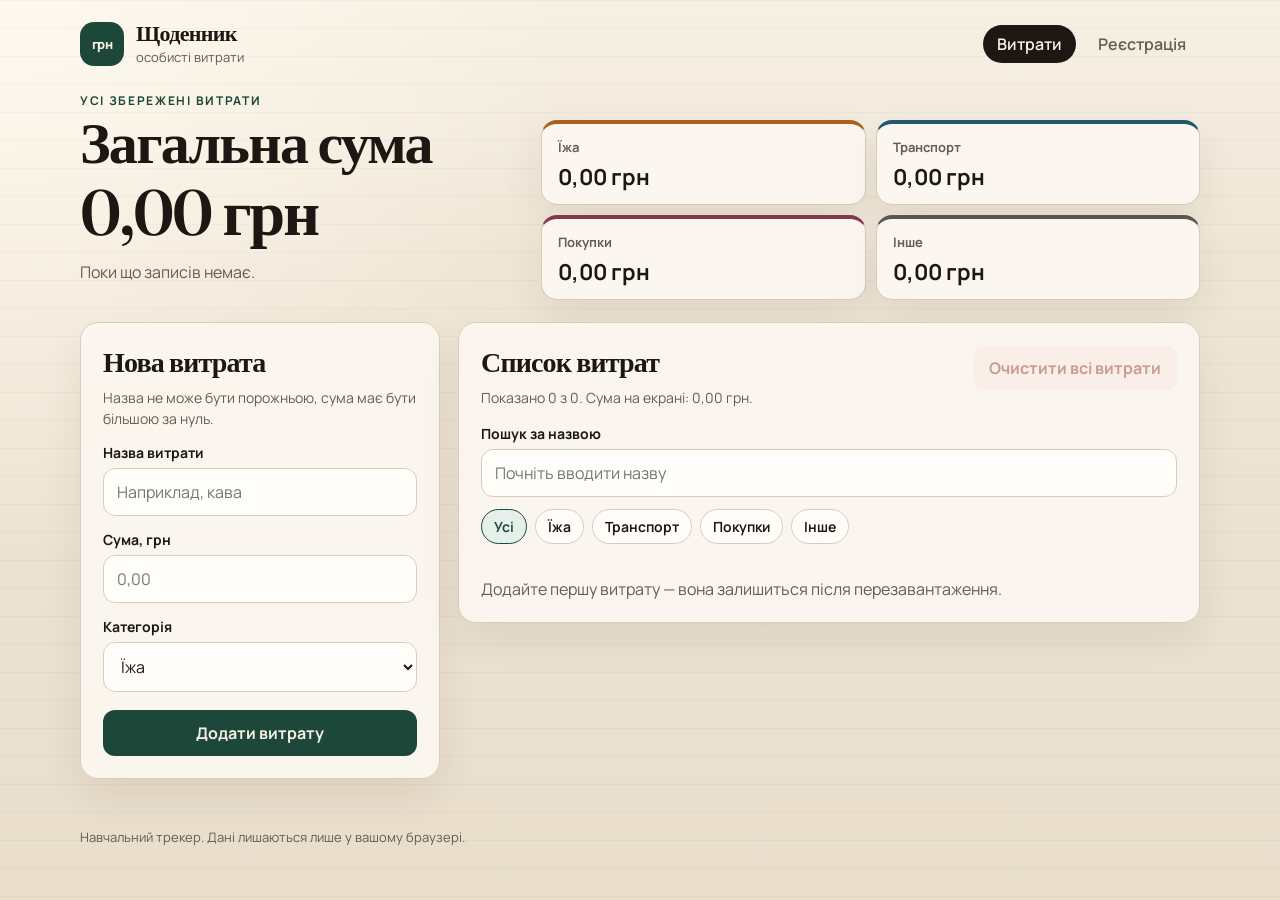
<file: index.html>
<!DOCTYPE html>
<html lang="uk">
<head>
  <meta charset="UTF-8">
  <meta name="viewport" content="width=device-width, initial-scale=1">
  <title>Щоденник витрат</title>
  <link rel="preconnect" href="https://fonts.googleapis.com">
  <link rel="preconnect" href="https://fonts.gstatic.com" crossorigin>
  <link href="https://fonts.googleapis.com/css2?family=Fraunces:opsz,wght@9..144,560;9..144,680&family=Manrope:wght@400;500;600;700&display=swap" rel="stylesheet">
  <link rel="stylesheet" href="css/styles.css">
</head>
<body>
  <header class="site-header">
    <a class="brand" href="index.html">
      <span class="brand-mark" aria-hidden="true">грн</span>
      <span>
        <span class="brand-name">Щоденник</span>
        <span class="brand-sub">особисті витрати</span>
      </span>
    </a>
    <nav class="site-nav" aria-label="Розділи">
      <a class="nav-link is-active" href="index.html" aria-current="page">Витрати</a>
      <a class="nav-link" href="register.html">Реєстрація</a>
    </nav>
  </header>

  <main class="page">
    <section class="hero" aria-labelledby="total-heading">
      <div>
        <p class="eyebrow">Усі збережені витрати</p>
        <h1 id="total-heading">Загальна сума</h1>
        <p class="total" id="grand-total">0,00 грн</p>
        <p class="lede" id="expense-count">Поки що записів немає.</p>
      </div>
      <dl class="category-sums" id="category-sums">
        <div class="sum-card" data-category="Їжа">
          <dt>Їжа</dt>
          <dd>0,00 грн</dd>
        </div>
        <div class="sum-card" data-category="Транспорт">
          <dt>Транспорт</dt>
          <dd>0,00 грн</dd>
        </div>
        <div class="sum-card" data-category="Покупки">
          <dt>Покупки</dt>
          <dd>0,00 грн</dd>
        </div>
        <div class="sum-card" data-category="Інше">
          <dt>Інше</dt>
          <dd>0,00 грн</dd>
        </div>
      </dl>
    </section>

    <div class="workspace">
      <section class="panel" aria-labelledby="form-heading">
        <h2 id="form-heading">Нова витрата</h2>
        <p class="panel-note">Назва не може бути порожньою, сума має бути більшою за нуль.</p>
        <form id="expense-form" novalidate>
          <div class="field">
            <label for="expense-title">Назва витрати</label>
            <input id="expense-title" name="title" type="text" maxlength="80" autocomplete="off" placeholder="Наприклад, кава">
            <p class="field-error" id="title-error" hidden></p>
          </div>
          <div class="field">
            <label for="expense-amount">Сума, грн</label>
            <input id="expense-amount" name="amount" type="text" inputmode="decimal" autocomplete="off" placeholder="0,00">
            <p class="field-error" id="amount-error" hidden></p>
          </div>
          <div class="field">
            <label for="expense-category">Категорія</label>
            <select id="expense-category" name="category">
              <option>Їжа</option>
              <option>Транспорт</option>
              <option>Покупки</option>
              <option>Інше</option>
            </select>
          </div>
          <button class="btn btn-primary" type="submit">Додати витрату</button>
        </form>
      </section>

      <section class="panel ledger" aria-labelledby="list-heading">
        <div class="ledger-head">
          <div>
            <h2 id="list-heading">Список витрат</h2>
            <p class="panel-note" id="visible-summary">Показано 0 записів.</p>
          </div>
          <button class="btn btn-danger" type="button" id="clear-all" disabled>Очистити всі витрати</button>
        </div>

        <div class="toolbar">
          <div class="field field-search">
            <label for="expense-search">Пошук за назвою</label>
            <input id="expense-search" type="search" placeholder="Почніть вводити назву" autocomplete="off">
          </div>
          <div class="filters" role="group" aria-label="Фільтр за категорією">
            <button class="chip is-active" type="button" data-filter="all" aria-pressed="true">Усі</button>
            <button class="chip" type="button" data-filter="Їжа" aria-pressed="false">Їжа</button>
            <button class="chip" type="button" data-filter="Транспорт" aria-pressed="false">Транспорт</button>
            <button class="chip" type="button" data-filter="Покупки" aria-pressed="false">Покупки</button>
            <button class="chip" type="button" data-filter="Інше" aria-pressed="false">Інше</button>
          </div>
        </div>

        <ul class="expense-list" id="expense-list"></ul>
        <p class="empty" id="empty-state">Додайте першу витрату — вона залишиться після перезавантаження.</p>
      </section>
    </div>
  </main>

  <dialog class="modal" id="clear-dialog" aria-labelledby="clear-title">
    <h2 id="clear-title">Видалити всі витрати?</h2>
    <p>Записи зникнуть із цієї сторінки і з LocalStorage. Скасувати це буде неможливо.</p>
    <div class="modal-actions">
      <button class="btn btn-ghost" type="button" id="clear-cancel">Скасувати</button>
      <button class="btn btn-danger" type="button" id="clear-confirm">Видалити все</button>
    </div>
  </dialog>

  <footer class="site-footer">
    <p>Навчальний трекер. Дані лишаються лише у вашому браузері.</p>
  </footer>

  <script src="js/expenses.js"></script>
</body>
</html>
</file>
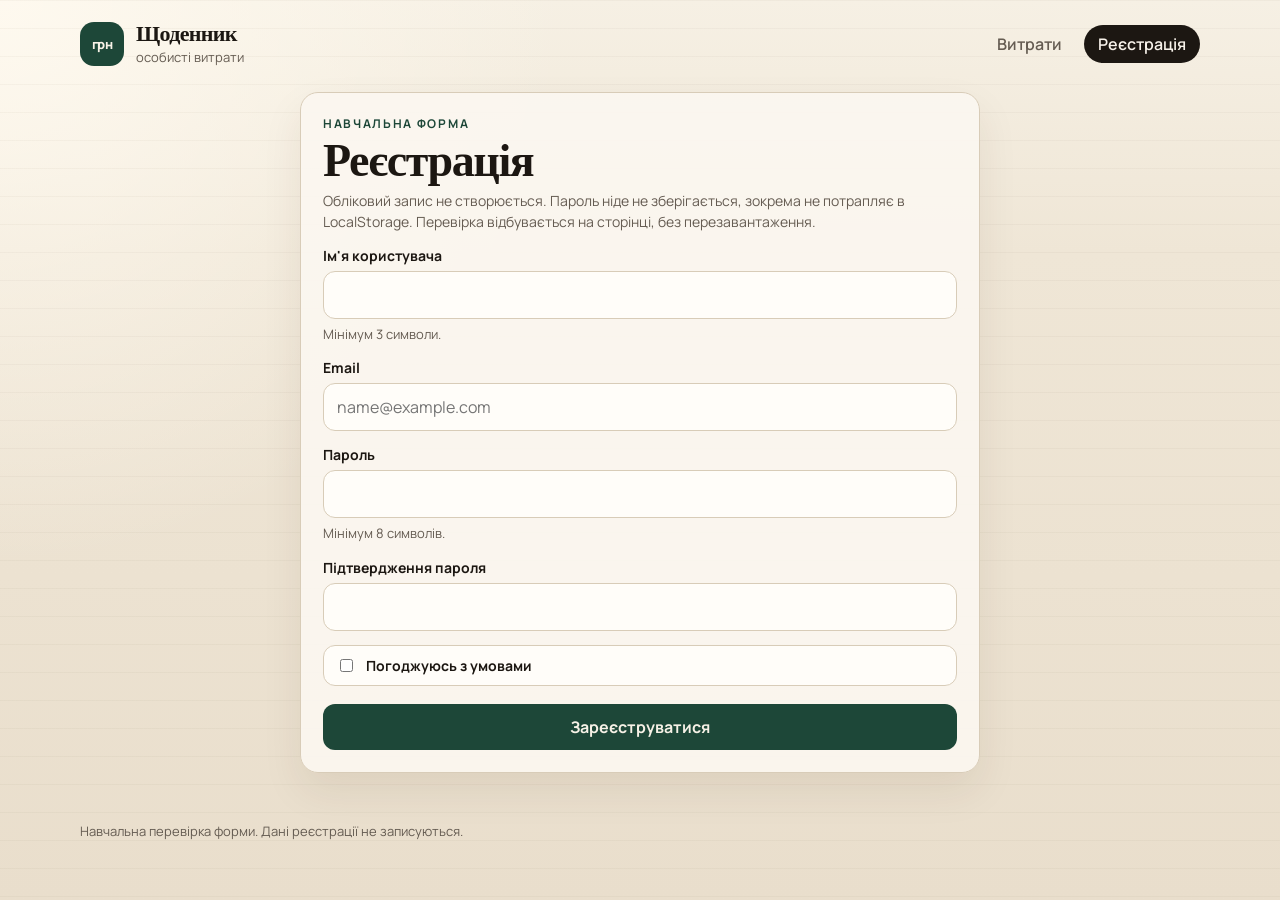
<file: register.html>
<!DOCTYPE html>
<html lang="uk">
<head>
  <meta charset="UTF-8">
  <meta name="viewport" content="width=device-width, initial-scale=1">
  <title>Реєстрація — Щоденник витрат</title>
  <link rel="preconnect" href="https://fonts.googleapis.com">
  <link rel="preconnect" href="https://fonts.gstatic.com" crossorigin>
  <link href="https://fonts.googleapis.com/css2?family=Fraunces:opsz,wght@9..144,560;9..144,680&family=Manrope:wght@400;500;600;700&display=swap" rel="stylesheet">
  <link rel="stylesheet" href="css/styles.css">
</head>
<body>
  <header class="site-header">
    <a class="brand" href="index.html">
      <span class="brand-mark" aria-hidden="true">грн</span>
      <span>
        <span class="brand-name">Щоденник</span>
        <span class="brand-sub">особисті витрати</span>
      </span>
    </a>
    <nav class="site-nav" aria-label="Розділи">
      <a class="nav-link" href="index.html">Витрати</a>
      <a class="nav-link is-active" href="register.html" aria-current="page">Реєстрація</a>
    </nav>
  </header>

  <main class="page page-narrow">
    <section class="panel register-panel" aria-labelledby="register-heading">
      <p class="eyebrow">Навчальна форма</p>
      <h1 id="register-heading">Реєстрація</h1>
      <p class="panel-note">Обліковий запис не створюється. Пароль ніде не зберігається, зокрема не потрапляє в LocalStorage. Перевірка відбувається на сторінці, без перезавантаження.</p>

      <p class="success" id="register-success" hidden>Реєстрація успішна!</p>

      <form id="register-form" novalidate>
        <div class="field">
          <label for="username">Ім'я користувача</label>
          <input id="username" name="username" type="text" autocomplete="username" minlength="3">
          <p class="field-hint">Мінімум 3 символи.</p>
          <p class="field-error" id="username-error" hidden></p>
        </div>

        <div class="field">
          <label for="email">Email</label>
          <input id="email" name="email" type="email" autocomplete="email" placeholder="name@example.com">
          <p class="field-error" id="email-error" hidden></p>
        </div>

        <div class="field">
          <label for="password">Пароль</label>
          <input id="password" name="password" type="password" autocomplete="new-password">
          <p class="field-hint">Мінімум 8 символів.</p>
          <p class="field-error" id="password-error" hidden></p>
        </div>

        <div class="field">
          <label for="confirm">Підтвердження пароля</label>
          <input id="confirm" name="confirm" type="password" autocomplete="new-password">
          <p class="field-error" id="confirm-error" hidden></p>
        </div>

        <div class="field field-check">
          <label class="check" for="terms">
            <input id="terms" name="terms" type="checkbox">
            <span>Погоджуюсь з умовами</span>
          </label>
          <p class="field-error" id="terms-error" hidden></p>
        </div>

        <button class="btn btn-primary" type="submit">Зареєструватися</button>
      </form>
    </section>
  </main>

  <footer class="site-footer">
    <p>Навчальна перевірка форми. Дані реєстрації не записуються.</p>
  </footer>

  <script src="js/register.js"></script>
</body>
</html>
</file>
<file: css/styles.css>
:root {
  --bg: #efe6d6;
  --bg-deep: #e5d8c4;
  --ink: #1c1712;
  --muted: #655c52;
  --paper: #fbf7f0;
  --line: #d8ccb8;
  --green: #1d4738;
  --green-soft: #e5f0ea;
  --danger: #8d311c;
  --danger-soft: #f8e6e0;
  --food: #a8641e;
  --transport: #24566c;
  --shopping: #84384a;
  --other: #5c564e;
  --shadow: 0 18px 40px rgba(58, 40, 18, 0.08);
  --radius: 18px;
  font-family: "Manrope", "Segoe UI", sans-serif;
  color: var(--ink);
  background: var(--bg);
}

* { box-sizing: border-box; }

body {
  margin: 0;
  min-height: 100vh;
  background:
    radial-gradient(circle at top left, rgba(255, 250, 240, 0.9), transparent 36%),
    linear-gradient(180deg, #f6f0e4 0%, var(--bg) 28%, #e9decc 100%);
}

body::before {
  content: "";
  position: fixed;
  inset: 0;
  pointer-events: none;
  background-image: linear-gradient(rgba(80, 58, 30, 0.035) 1px, transparent 1px);
  background-size: 100% 28px;
}

h1, h2, .brand-name, .total {
  font-family: "Fraunces", Georgia, serif;
  font-weight: 560;
  letter-spacing: -0.03em;
}

a { color: inherit; }

.site-header, .page, .site-footer {
  position: relative;
  width: min(1120px, calc(100% - 32px));
  margin-inline: auto;
}

.site-header {
  display: flex;
  align-items: center;
  justify-content: space-between;
  gap: 16px;
  padding: 22px 0 8px;
}

.brand {
  display: flex;
  align-items: center;
  gap: 12px;
  text-decoration: none;
}

.brand-mark {
  display: grid;
  place-items: center;
  width: 44px;
  height: 44px;
  border-radius: 14px;
  background: var(--green);
  color: #f6f1e6;
  font-size: 13px;
  font-weight: 800;
  letter-spacing: -0.04em;
}

.brand-name, .brand-sub { display: block; }
.brand-name { font-size: 22px; line-height: 1; }
.brand-sub { margin-top: 4px; color: var(--muted); font-size: 13px; }

.site-nav { display: flex; gap: 8px; }

.nav-link {
  text-decoration: none;
  padding: 8px 14px;
  border-radius: 999px;
  color: var(--muted);
  font-weight: 600;
}

.nav-link.is-active {
  background: var(--ink);
  color: #f7f2ea;
}

.page { padding: 18px 0 36px; }
.page-narrow { width: min(680px, calc(100% - 32px)); }

.hero {
  display: grid;
  grid-template-columns: minmax(220px, 0.8fr) 1.2fr;
  gap: 22px;
  align-items: end;
  margin-bottom: 22px;
}

.eyebrow {
  margin: 0 0 6px;
  color: var(--green);
  font-size: 12px;
  font-weight: 700;
  letter-spacing: 0.14em;
  text-transform: uppercase;
}

h1 { margin: 0; font-size: clamp(36px, 5vw, 58px); line-height: 0.95; }
h2 { margin: 0; font-size: 28px; }

.total {
  margin: 10px 0 0;
  font-size: clamp(40px, 6vw, 64px);
  line-height: 1;
}

.lede, .panel-note, .field-hint, .site-footer p {
  color: var(--muted);
  line-height: 1.5;
}

.category-sums {
  display: grid;
  grid-template-columns: 1fr 1fr;
  gap: 10px;
  margin: 0;
}

.sum-card {
  margin: 0;
  padding: 14px 16px 12px;
  background: var(--paper);
  border: 1px solid var(--line);
  border-radius: 16px;
  box-shadow: var(--shadow);
}

.sum-card dt { color: var(--muted); font-size: 13px; font-weight: 700; }
.sum-card dd { margin: 6px 0 0; font-size: 22px; font-weight: 700; }
.sum-card[data-category="Їжа"] { border-top: 4px solid var(--food); }
.sum-card[data-category="Транспорт"] { border-top: 4px solid var(--transport); }
.sum-card[data-category="Покупки"] { border-top: 4px solid var(--shopping); }
.sum-card[data-category="Інше"] { border-top: 4px solid var(--other); }

.workspace {
  display: grid;
  grid-template-columns: minmax(280px, 360px) 1fr;
  gap: 18px;
  align-items: start;
}

.panel {
  background: rgba(251, 247, 240, 0.92);
  border: 1px solid var(--line);
  border-radius: var(--radius);
  box-shadow: var(--shadow);
  padding: 22px;
}

.panel-note { margin: 8px 0 0; font-size: 14px; }

.field { display: flex; flex-direction: column; gap: 6px; margin-top: 14px; }
.field-hint { margin: 0; font-size: 13px; }

label { font-size: 14px; font-weight: 700; }

input, select {
  width: 100%;
  border: 1px solid var(--line);
  background: #fffdf9;
  color: var(--ink);
  border-radius: 12px;
  padding: 12px 13px;
  font: inherit;
}

input:focus, select:focus, button:focus-visible, a:focus-visible {
  outline: 2px solid var(--green);
  outline-offset: 2px;
}

.field-error {
  margin: 0;
  color: var(--danger);
  font-size: 13px;
  font-weight: 650;
}

.field.is-invalid input,
.field.is-invalid select,
.field.is-invalid .check {
  border-color: var(--danger);
}

.btn {
  border: 0;
  border-radius: 12px;
  padding: 12px 16px;
  font: inherit;
  font-weight: 700;
  cursor: pointer;
}

.btn:disabled { opacity: 0.45; cursor: not-allowed; }
.btn-primary { width: 100%; margin-top: 18px; background: var(--green); color: #f6f1e6; }
.btn-primary:hover { background: #16392d; }
.btn-danger { background: var(--danger-soft); color: var(--danger); }
.btn-ghost { background: transparent; color: var(--ink); border: 1px solid var(--line); }

.ledger-head, .modal-actions {
  display: flex;
  justify-content: space-between;
  gap: 12px;
  align-items: flex-start;
}

.toolbar { margin-top: 16px; }
.field-search { margin-top: 0; }

.filters { display: flex; flex-wrap: wrap; gap: 8px; margin-top: 12px; }

.chip {
  border: 1px solid var(--line);
  background: #fffdf9;
  color: var(--ink);
  border-radius: 999px;
  padding: 7px 12px;
  font: inherit;
  font-size: 14px;
  font-weight: 650;
  cursor: pointer;
}

.chip.is-active { background: var(--green-soft); border-color: var(--green); color: var(--green); }

.expense-list { list-style: none; margin: 16px 0 0; padding: 0; display: grid; gap: 10px; }

.expense-card {
  display: flex;
  justify-content: space-between;
  gap: 12px;
  padding: 14px 14px 14px 16px;
  background:
    radial-gradient(circle at left, transparent 7px, #fffdf9 7.5px) left / 18px 18px repeat-y,
    #fffdf9;
  border: 1px dashed var(--line);
  border-radius: 14px;
}

.expense-title { margin: 0; font-weight: 750; }
.expense-meta { margin: 4px 0 0; color: var(--muted); font-size: 13px; }
.expense-side { display: flex; flex-direction: column; align-items: flex-end; gap: 8px; }
.expense-amount { font-weight: 800; white-space: nowrap; }
.tag {
  display: inline-block;
  margin-right: 6px;
  padding: 1px 7px;
  border-radius: 999px;
  font-size: 12px;
  font-weight: 750;
  background: var(--bg-deep);
}
.tag-Їжа { color: var(--food); }
.tag-Транспорт { color: var(--transport); }
.tag-Покупки { color: var(--shopping); }
.tag-Інше { color: var(--other); }

.btn-delete {
  border: 0;
  background: transparent;
  color: var(--danger);
  font: inherit;
  font-size: 13px;
  font-weight: 750;
  cursor: pointer;
  padding: 0;
}

.empty { margin: 18px 0 0; color: var(--muted); }
.empty[hidden], .field-error[hidden], .success[hidden] { display: none; }

.register-panel h1 { font-size: 46px; margin-bottom: 8px; }

.success {
  margin: 16px 0 0;
  padding: 14px 16px;
  border-radius: 12px;
  background: var(--green-soft);
  color: var(--green);
  font-weight: 800;
}

.check {
  display: flex;
  align-items: center;
  gap: 10px;
  padding: 10px 12px;
  border: 1px solid var(--line);
  border-radius: 12px;
  background: #fffdf9;
}

.check input { width: auto; }

.modal {
  border: 1px solid var(--line);
  border-radius: 18px;
  padding: 22px;
  width: min(440px, calc(100% - 32px));
  background: var(--paper);
  color: var(--ink);
  box-shadow: var(--shadow);
}

.modal::backdrop { background: rgba(28, 23, 18, 0.45); }
.modal p { color: var(--muted); }
.modal-actions { margin-top: 18px; justify-content: flex-end; }

.site-footer { padding-bottom: 28px; font-size: 13px; }

@media (max-width: 860px) {
  .hero, .workspace, .ledger-head { grid-template-columns: 1fr; display: grid; }
  .ledger-head { display: flex; flex-direction: column; }
  .category-sums { grid-template-columns: 1fr 1fr; }
}

@media (max-width: 560px) {
  .site-header { align-items: flex-start; flex-direction: column; }
  .category-sums { grid-template-columns: 1fr; }
  .expense-card { flex-direction: column; }
  .expense-side { align-items: flex-start; }
}

@media (prefers-reduced-motion: reduce) {
  * { scroll-behavior: auto; }
}
</file>
